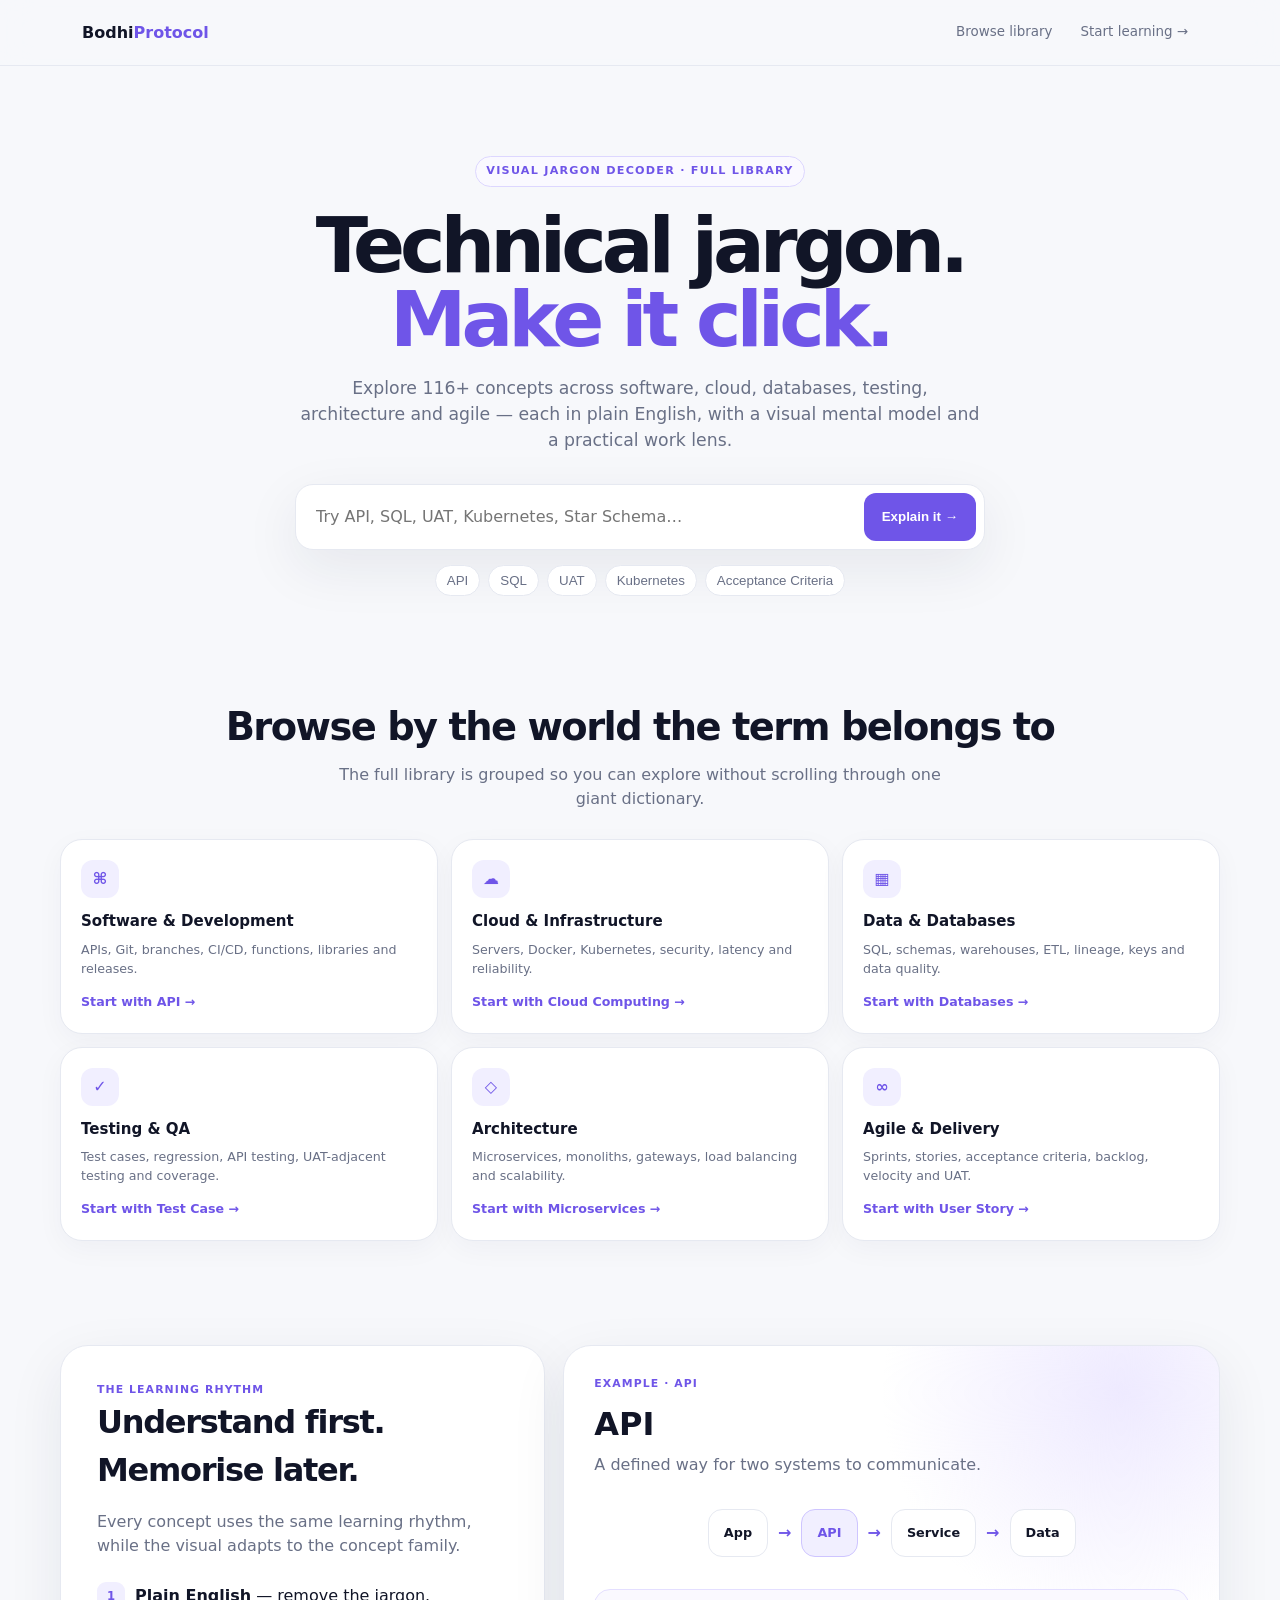
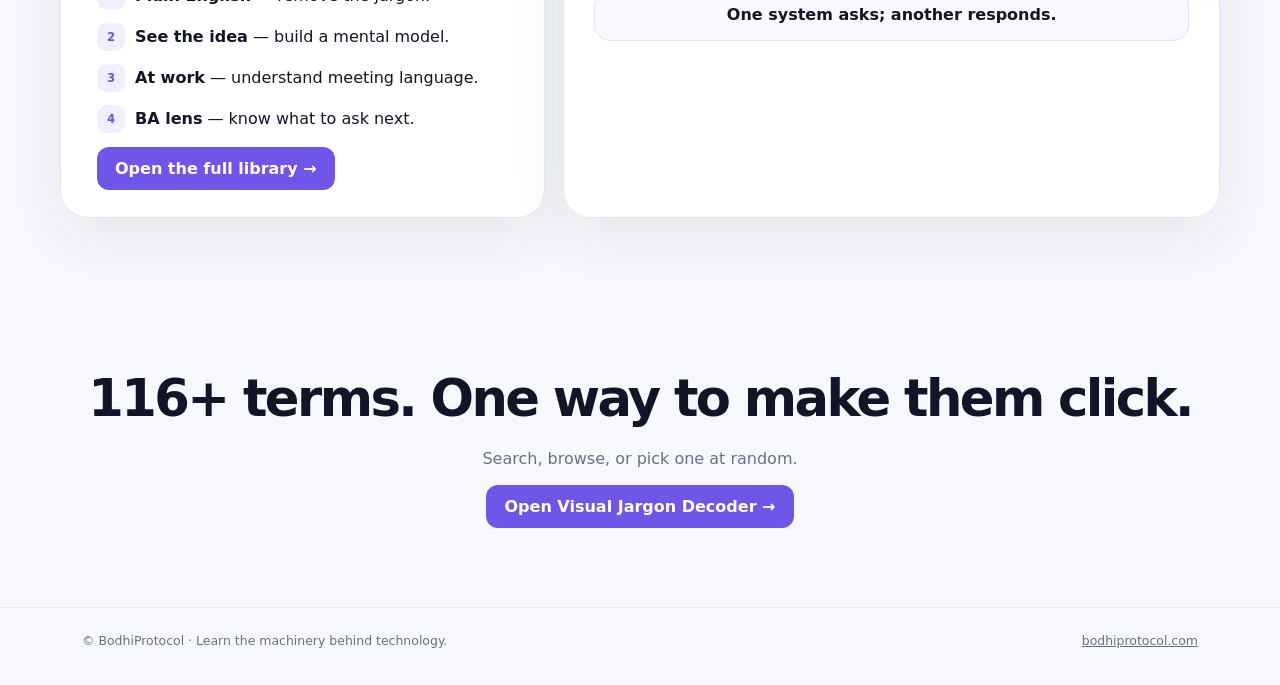
<file: index.html>
<!doctype html><html lang="en"><head><meta charset="utf-8"><meta name="viewport" content="width=device-width,initial-scale=1"><title>Tech Jargon Decoder · BodhiProtocol</title><meta name="description" content="116+ technical concepts explained visually, in plain English — one concept at a time."><style>:root{--bg:#f7f8fb;--ink:#111527;--muted:#697086;--line:#e6e9f1;--card:#fff;--accent:#6f55e8;--soft:#f1efff;--shadow:0 18px 55px rgba(29,36,65,.08)}*{box-sizing:border-box}html{scroll-behavior:smooth}body{margin:0;background:var(--bg);color:var(--ink);font-family:Inter,ui-sans-serif,system-ui,-apple-system,"Segoe UI",sans-serif;line-height:1.5}a{color:inherit}.shell{max-width:1160px;margin:auto;padding:0 22px}.nav{height:66px;position:sticky;top:0;z-index:20;border-bottom:1px solid var(--line);background:rgba(247,248,251,.9);backdrop-filter:blur(16px)}.nav .shell{height:100%;display:flex;align-items:center;justify-content:space-between}.logo{text-decoration:none;font-weight:850}.logo b{color:var(--accent)}.navlinks{display:flex;gap:8px}.navlinks a{text-decoration:none;color:var(--muted);font-size:.84rem;padding:8px 10px;border-radius:10px}.hero{padding:90px 0 68px;text-align:center}.kicker{display:inline-flex;padding:6px 10px;border:1px solid #ddd7ff;border-radius:999px;background:#faf9ff;color:var(--accent);font-size:.7rem;font-weight:850;letter-spacing:.11em;text-transform:uppercase}.hero h1{font-size:clamp(2.7rem,6vw,5.4rem);line-height:.97;letter-spacing:-.065em;margin:22px auto 18px;max-width:900px}.hero h1 span{color:var(--accent)}.hero p{max-width:680px;margin:auto;color:var(--muted);font-size:1.08rem}.search{max-width:690px;margin:30px auto 0;display:flex;gap:8px;background:#fff;border:1px solid var(--line);border-radius:18px;padding:8px;box-shadow:var(--shadow)}.search input{flex:1;min-width:0;border:0;outline:0;padding:12px;font:inherit}.search button,.primary{border:0;background:var(--accent);color:#fff;border-radius:12px;padding:12px 18px;font-weight:800;cursor:pointer;text-decoration:none}.chips{display:flex;justify-content:center;gap:8px;flex-wrap:wrap;margin-top:15px}.chips button{border:1px solid var(--line);background:#fff;color:var(--muted);border-radius:999px;padding:7px 11px;cursor:pointer}.section{padding:34px 0 70px}.sectionHead{text-align:center;margin-bottom:28px}.sectionHead h2{font-size:clamp(1.9rem,3vw,2.7rem);letter-spacing:-.04em;margin:0}.sectionHead p{margin:8px auto 0;color:var(--muted);max-width:620px}.path{display:grid;grid-template-columns:repeat(3,1fr);gap:13px}.group{background:#fff;border:1px solid var(--line);border-radius:22px;padding:20px;box-shadow:0 8px 28px rgba(29,36,65,.04)}.group .icon{width:38px;height:38px;border-radius:12px;display:grid;place-items:center;background:var(--soft);color:var(--accent);font-weight:900}.group h3{font-size:.94rem;margin:12px 0 8px}.group p{font-size:.79rem;color:var(--muted);margin:0 0 10px}.group a{display:inline-block;text-decoration:none;color:var(--accent);font-size:.79rem;font-weight:750}.experience{display:grid;grid-template-columns:.85fr 1.15fr;gap:18px}.copy,.preview{background:#fff;border:1px solid var(--line);border-radius:28px;box-shadow:var(--shadow)}.copy{padding:36px}.copy h2{font-size:2rem;letter-spacing:-.04em;margin:0 0 12px}.copy p{color:var(--muted)}.steps{display:grid;gap:13px;margin:24px 0}.step{display:flex;gap:10px;align-items:center}.n{width:28px;height:28px;border-radius:9px;background:var(--soft);color:var(--accent);display:grid;place-items:center;font-size:.73rem;font-weight:900}.preview{padding:30px;background:radial-gradient(circle at 85% 10%,#eeeaff,transparent 34%),#fff}.eyebrow{font-size:.68rem;color:var(--accent);font-weight:850;letter-spacing:.1em;text-transform:uppercase}.preview h3{font-size:2rem;margin:8px 0 5px}.preview p{color:var(--muted);margin:0}.flow{display:flex;align-items:center;justify-content:center;gap:10px;flex-wrap:wrap;margin:32px 0}.node{padding:13px 15px;background:#fff;border:1px solid var(--line);border-radius:14px;font-size:.8rem;font-weight:800}.node.core{background:var(--soft);color:var(--accent);border-color:#cec5ff}.arrow{color:var(--accent);font-weight:900}.memory{border:1px solid #e4dfff;background:#faf9ff;border-radius:16px;text-align:center;padding:13px;font-weight:850}.final{text-align:center;padding:72px 0 88px}.final h2{font-size:clamp(2.2rem,4vw,3.5rem);letter-spacing:-.05em;margin:0 0 10px}.final p{color:var(--muted);margin:0 0 24px}.footer{border-top:1px solid var(--line);padding:24px 0 34px;color:var(--muted);font-size:.78rem}.footer .shell{display:flex;justify-content:space-between;gap:12px;flex-wrap:wrap}@media(max-width:900px){.path{grid-template-columns:repeat(2,1fr)}.experience{grid-template-columns:1fr}}@media(max-width:600px){.hero{padding:58px 0 44px}.search{flex-direction:column}.path{grid-template-columns:1fr}.navlinks a:first-child{display:none}.copy,.preview{padding:22px}}</style></head><body><nav class="nav"><div class="shell"><a class="logo" href="https://bodhiprotocol.com/">Bodhi<b>Protocol</b></a><div class="navlinks"><a href="#browse">Browse library</a><a href="pilot.html?term=API">Start learning →</a></div></div></nav><main><section class="hero shell"><div class="kicker">Visual Jargon Decoder · Full Library</div><h1>Technical jargon.<br><span>Make it click.</span></h1><p>Explore 116+ concepts across software, cloud, databases, testing, architecture and agile — each in plain English, with a visual mental model and a practical work lens.</p><form class="search" id="searchForm"><input id="searchInput" placeholder="Try API, SQL, UAT, Kubernetes, Star Schema…" autocomplete="off"><button type="submit">Explain it →</button></form><div class="chips"><button data-term="API">API</button><button data-term="SQL">SQL</button><button data-term="UAT">UAT</button><button data-term="Kubernetes">Kubernetes</button><button data-term="Acceptance Criteria">Acceptance Criteria</button></div></section><section class="section shell" id="browse"><div class="sectionHead"><h2>Browse by the world the term belongs to</h2><p>The full library is grouped so you can explore without scrolling through one giant dictionary.</p></div><div class="path"><div class="group"><div class="icon">⌘</div><h3>Software & Development</h3><p>APIs, Git, branches, CI/CD, functions, libraries and releases.</p><a href="pilot.html?term=API">Start with API →</a></div><div class="group"><div class="icon">☁</div><h3>Cloud & Infrastructure</h3><p>Servers, Docker, Kubernetes, security, latency and reliability.</p><a href="pilot.html?term=Cloud%20Computing">Start with Cloud Computing →</a></div><div class="group"><div class="icon">▦</div><h3>Data & Databases</h3><p>SQL, schemas, warehouses, ETL, lineage, keys and data quality.</p><a href="pilot.html?term=Database%20(SQL%20vs.%20NoSQL)">Start with Databases →</a></div><div class="group"><div class="icon">✓</div><h3>Testing & QA</h3><p>Test cases, regression, API testing, UAT-adjacent testing and coverage.</p><a href="pilot.html?term=Test%20Case">Start with Test Case →</a></div><div class="group"><div class="icon">◇</div><h3>Architecture</h3><p>Microservices, monoliths, gateways, load balancing and scalability.</p><a href="pilot.html?term=Microservices">Start with Microservices →</a></div><div class="group"><div class="icon">∞</div><h3>Agile & Delivery</h3><p>Sprints, stories, acceptance criteria, backlog, velocity and UAT.</p><a href="pilot.html?term=User%20Story">Start with User Story →</a></div></div></section><section class="section shell"><div class="experience"><div class="copy"><div class="eyebrow">The learning rhythm</div><h2>Understand first. Memorise later.</h2><p>Every concept uses the same learning rhythm, while the visual adapts to the concept family.</p><div class="steps"><div class="step"><div class="n">1</div><div><b>Plain English</b> — remove the jargon.</div></div><div class="step"><div class="n">2</div><div><b>See the idea</b> — build a mental model.</div></div><div class="step"><div class="n">3</div><div><b>At work</b> — understand meeting language.</div></div><div class="step"><div class="n">4</div><div><b>BA lens</b> — know what to ask next.</div></div></div><a class="primary" href="pilot.html?term=API">Open the full library →</a></div><div class="preview"><div class="eyebrow">Example · API</div><h3>API</h3><p>A defined way for two systems to communicate.</p><div class="flow"><div class="node">App</div><div class="arrow">→</div><div class="node core">API</div><div class="arrow">→</div><div class="node">Service</div><div class="arrow">→</div><div class="node">Data</div></div><div class="memory">One system asks; another responds.</div></div></div></section><section class="final shell"><h2>116+ terms. One way to make them click.</h2><p>Search, browse, or pick one at random.</p><a class="primary" href="pilot.html?term=API">Open Visual Jargon Decoder →</a></section></main><footer class="footer"><div class="shell"><span>© BodhiProtocol · Learn the machinery behind technology.</span><a href="https://bodhiprotocol.com/">bodhiprotocol.com</a></div></footer><script>function go(v){location.href='pilot.html?term='+encodeURIComponent((v||'API').trim()||'API')}document.getElementById('searchForm').addEventListener('submit',e=>{e.preventDefault();go(document.getElementById('searchInput').value)});document.querySelectorAll('[data-term]').forEach(b=>b.addEventListener('click',()=>go(b.dataset.term)));</script></body></html>
</file>
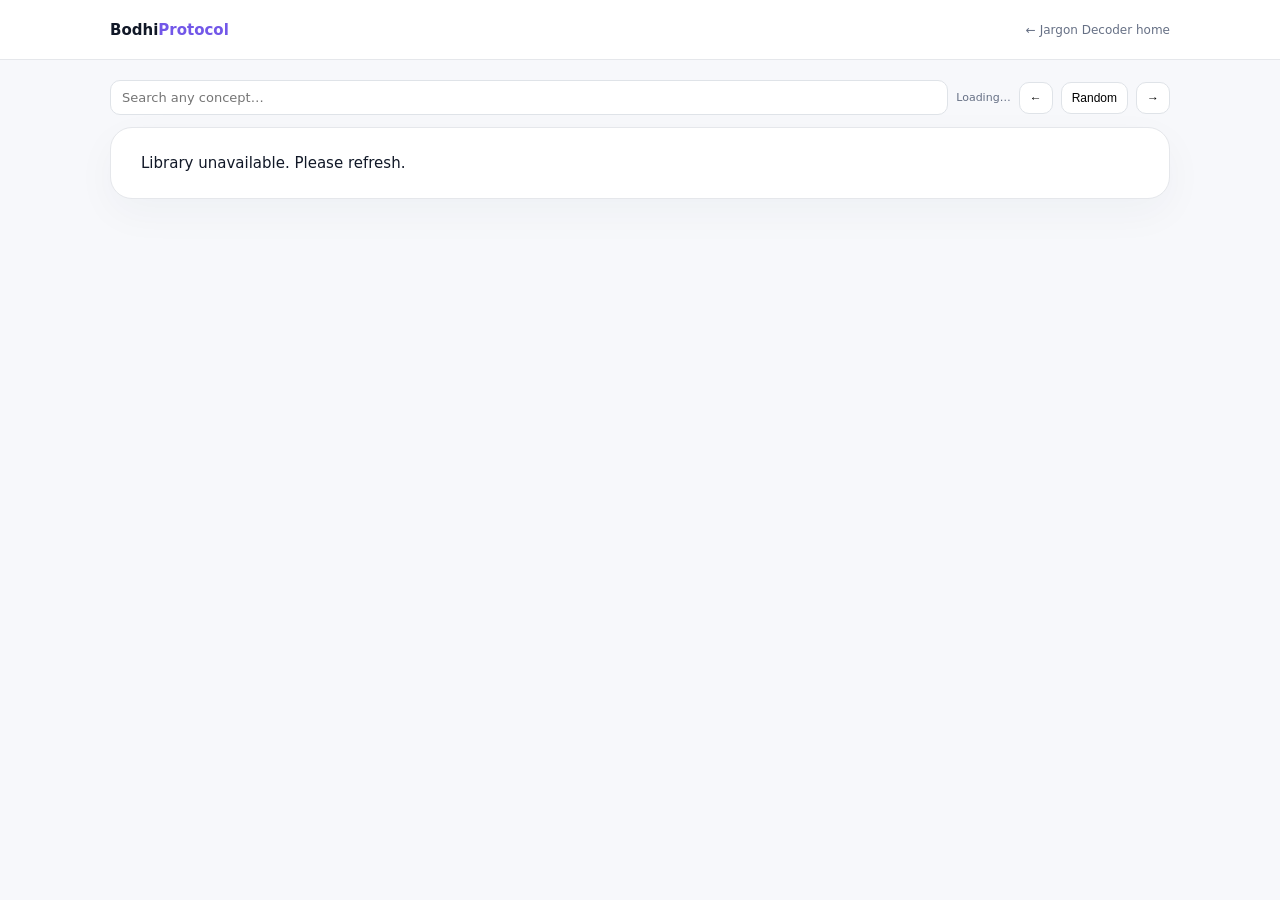
<file: clarity.html>
<!doctype html><html><head><meta charset="utf-8"><meta name="viewport" content="width=device-width,initial-scale=1"><title>BodhiProtocol · Clarity Decoder</title><style>*{box-sizing:border-box}body{margin:0;background:#f7f8fb;color:#111827;font:15px Inter,system-ui,-apple-system,Segoe UI,sans-serif}.top{height:60px;background:#fff;border-bottom:1px solid #e5e7eb}.topin,.wrap{max-width:1100px;margin:auto;padding:0 20px}.topin{height:100%;display:flex;align-items:center;justify-content:space-between}.brand{font-weight:900;text-decoration:none;color:inherit}.brand b{color:#7257e8}.back{font-size:12px;color:#667085;text-decoration:none}.wrap{margin-top:20px;margin-bottom:30px}.bar{display:flex;gap:8px;align-items:center;margin-bottom:12px}.search{flex:1;border:1px solid #dfe3e8;background:#fff;border-radius:10px;padding:9px 11px;font:inherit;font-size:13px;outline:0}.search:focus{border-color:#9dd4c1;box-shadow:0 0 0 3px #eef9f4}.ghost{border:1px solid #dfe3e8;background:#fff;border-radius:10px;padding:8px 10px;font-size:12px;cursor:pointer}.count{font-size:11px;color:#667085;white-space:nowrap}.card{background:#fff;border:1px solid #e5e7eb;border-radius:22px;padding:26px 30px;box-shadow:0 14px 40px #2028400a}.kicker,.label{font-size:11px;text-transform:uppercase;letter-spacing:.1em;color:#687386;font-weight:850}.titleline{display:flex;align-items:baseline;gap:12px;flex-wrap:wrap;margin-top:6px}h1{font-size:34px;letter-spacing:-.035em;margin:0}.full{color:#148763;font-weight:800;font-size:13px}.plain{font-size:19px;line-height:1.48;max-width:900px;margin:20px 0}.visual{margin:20px 0 0;padding:22px 26px 24px;border-radius:18px;background:#fbfcfd;border:1px solid #e8ebef}.visual .label{margin-bottom:14px}.flow{display:grid;grid-template-columns:1fr 58px 1.2fr 58px 1fr;gap:10px;align-items:center}.col{display:grid;gap:8px}.box{background:#fff;border:1px solid #dde2e7;border-radius:12px;padding:11px;text-align:center;font-weight:750}.core{background:#eef9f4;border-color:#bfe4d6;color:#11835f;padding:24px 12px;font-size:19px}.core small{display:block;margin-top:5px;font-size:12px;line-height:1.35;color:#4b665d}.arrow{text-align:center;font-size:25px;color:#11835f}.pipeline{display:flex;align-items:center;justify-content:center;gap:9px;flex-wrap:wrap}.step{min-width:96px;border:1px solid #dde2e7;border-radius:12px;background:#fff;padding:15px 10px;text-align:center;font-weight:800}.step.core{background:#eef9f4}.compare{display:grid;grid-template-columns:1fr 46px 1fr;gap:12px;align-items:stretch}.compare .box{padding:20px 14px}.stack{display:grid;gap:8px;min-width:min(520px,100%);margin:auto}.layer{border:1px solid #dde2e7;background:#fff;border-radius:11px;padding:12px;text-align:center;font-weight:750}.layer.core{background:#eef9f4}.lower{display:grid;grid-template-columns:1fr 1fr;gap:22px;margin-top:18px}.example,.contrast{border-top:1px solid #e5e7eb;padding-top:15px;line-height:1.5;font-size:13px}.contrast strong{color:#b54747}.label{margin-bottom:7px}.links{margin-top:16px;border-top:1px solid #e5e7eb;padding-top:14px}.chip{display:inline-block;border:1px solid #cde8dd;background:#f6fcf9;color:#11835f;border-radius:999px;padding:6px 11px;margin:4px 5px 0 0;font-size:11px;cursor:pointer}.empty{color:#98a2b3;font-size:12px}@media(max-width:700px){.topin,.wrap{padding:0 14px}.card{padding:22px 20px}.flow{grid-template-columns:1fr}.arrow{transform:rotate(90deg)}.compare{grid-template-columns:1fr}.compare .arrow{transform:rotate(90deg)}.lower{grid-template-columns:1fr}.bar{flex-wrap:wrap}.search{width:100%;flex-basis:100%}h1{font-size:30px}.plain{font-size:17px}}</style></head><body><header class="top"><div class="topin"><a class="brand" href="https://bodhiprotocol.com/">Bodhi<b>Protocol</b></a><a class="back" href="./">← Jargon Decoder home</a></div></header><main class="wrap"><div class="bar"><input id="search" class="search" list="allterms" placeholder="Search any concept…"><datalist id="allterms"></datalist><span class="count" id="count">Loading…</span><button class="ghost" onclick="prev()">←</button><button class="ghost" onclick="randomTerm()">Random</button><button class="ghost" onclick="next()">→</button></div><article class="card" id="card">Loading library…</article></main><script>const ARCHIVE='https://raw.githubusercontent.com/BodhiProtocol/technical-jargon-decoder/8853a32fe2c8bba4ad92dbfd1889e592ec8b885f/index.html';const EXTRA=[['Kafka','Event Streaming Platform',2,'Kafka lets one system publish an event once, while many other systems can receive and react to it independently.','Like a durable shared news feed.','An order is placed once. Payment, analytics and notifications can each react to that same event without the order system calling all three directly.',['Message Queue','Producer','Consumer','Topic','Event']],['OAuth','Open Authorization',0,'OAuth lets an app get limited access to another service without receiving your password.','Like giving a valet key instead of your master key.','A budgeting app can read approved bank data without learning your bank password.',['Authentication vs. Authorization','API']],['Webhook','Webhook',0,'A webhook lets one system automatically tell another system when something has happened.','Like getting a delivery notification instead of repeatedly checking the door.','A payment provider sends your system a webhook when a payment succeeds.',['API','REST','JSON']],['REST','Representational State Transfer',0,'REST is a common way to design web APIs around resources and standard HTTP actions.','Think predictable URLs plus standard actions.','GET /orders reads orders; POST /orders creates one.',['API','JSON']],['JSON','JavaScript Object Notation',2,'JSON is a simple text format for sending structured data as names and values.','Like a labelled form software can read.','An API may return customer name, id and status as JSON.',['API','REST','SQL']],['Message Queue','Message Queue',4,'A message queue lets one system leave work for another system to process later.','Like a ticket tray where work waits safely.','Checkout places an email task on a queue instead of waiting for the email to send.',['Kafka','Microservices']],['DNS','Domain Name System',1,'DNS turns a domain name into the network address computers need to find the right server.','Like contacts turning a name into a phone number.','DNS tells your browser which server hosts bodhiprotocol.com.',['CDN','Load Balancer']],['Docker','Docker / Container',1,'Docker packages an application with what it needs so it runs consistently across environments.','Like a standard shipping container for software.','The same container image can run in dev, test and production.',['Kubernetes','CI/CD']],['Git','Git / Version Control',5,'Git records changes to files so teams can compare, branch, merge and restore versions safely.','Like a detailed project history you can branch.','A developer creates a branch, commits changes and merges them after review.',['CI/CD','Branch']],['SQL','Structured Query Language',2,'SQL is a language for asking relational databases precise questions and changing stored data.','Like asking a very specific question of tables.','A BA can use SQL to compare source and target records.',['Database Index','Database']],['Database Index','Database Index',2,'A database index helps the database find matching rows quickly without scanning everything.','Like a book index taking you to the right page.','An index on customer_id speeds up repeated customer lookups.',['SQL','Cache']],['Cache','Cache',1,'A cache keeps frequently needed data somewhere faster so it does not have to be fetched or calculated again each time.','Like keeping commonly used documents on your desk.','A service caches product details instead of querying the database for every request.',['CDN','Database Index']]];const ALIAS={'container (docker)':'Docker','git / version control':'Git','index (database)':'Database Index'};const DIST={api:['Kafka','An API is usually a direct ask-and-answer interaction. Kafka is event publication that many consumers can react to independently.'],kafka:['API','Kafka publishes events for interested consumers. An API usually handles a direct request between systems.'],docker:['Kubernetes','Docker packages and runs containers. Kubernetes coordinates many containers across machines.'],kubernetes:['Docker','Docker creates/runs containers. Kubernetes schedules, scales and manages groups of containers.'],oauth:['Authentication vs. Authorization','OAuth is about delegated access. Authentication proves identity; authorization decides what an identity may do.'],authenticationvsauthorization:['OAuth','Authentication answers “who are you?” and authorization answers “what may you do?” OAuth is one way to delegate access.'],messagequeue:['Kafka','A queue usually hands work to a consumer for processing. Kafka keeps an event log that multiple consumers can read independently.'],sql:['Database','SQL is a language used to work with relational databases. The database is the system that stores and manages the data.'],databaseindex:['Cache','An index helps a database find stored rows faster. A cache keeps a separate fast copy of frequently needed results or data.'],cache:['Database Index','A cache stores reusable results/data closer or faster. A database index speeds lookup inside the database itself.'],cdn:['Cache','A CDN is a distributed network that serves content close to users. Caching is the broader technique of keeping reusable copies.'],loadbalancer:['CDN','A load balancer spreads requests across servers. A CDN serves cached content from geographically distributed locations.'],microservices:['Monolith','Microservices split an application into independently deployable services. A monolith packages most functionality together.'],monolith:['Microservices','A monolith keeps most application functionality together. Microservices split it into independently deployable services.'],unittesting:['Integration Testing','Unit tests check a small isolated piece. Integration tests check whether multiple pieces work together.'],integrationtesting:['Unit Testing','Integration tests check components together. Unit tests check one small piece in isolation.'],uat:['Regression Testing','UAT checks whether the product meets business needs. Regression testing checks whether changes broke existing behaviour.'],regressiontesting:['UAT','Regression testing protects existing behaviour after change. UAT checks whether the solution satisfies business needs.'],primarykey:['Foreign Key','A primary key uniquely identifies a row in its own table. A foreign key points to a row in another table.'],foreignkey:['Primary Key','A foreign key links to another table. A primary key uniquely identifies rows in its own table.'],frameworkvslibrary:['Library','A library is code your application calls. A framework usually controls the application flow and calls your code at defined points.'],cicd:['Deployment','CI/CD is the automated path from code changes through build/test and often deployment. Deployment is the act of releasing a build to an environment.'],git:['GitHub','Git is the version-control system. GitHub is a service that hosts Git repositories and collaboration workflows.']};let data=[],current=0;const norm=s=>String(s||'').toLowerCase().replace(/[^a-z0-9]+/g,'');const esc=s=>String(s??'').replaceAll('&','&amp;').replaceAll('<','&lt;').replaceAll('>','&gt;');function parse(t){let m=t.match(/const ITEMS = \[([\s\S]*?)\n\];/);if(!m)throw Error('Library data not found');return Function('return ['+m[1]+']')()}function canon(base){let out=[],seen=new Set;[...base.map(x=>ALIAS[String(x.t).toLowerCase()]?{...x,t:ALIAS[String(x.t).toLowerCase()]}:x),...EXTRA.map(x=>({t:x[0],full:x[1],c:x[2],p:x[3],a:x[4],w:x[5],rel:x[6]}))].forEach(x=>{let k=norm(x.t);if(!seen.has(k)){seen.add(k);out.push(x)}});return out}function three(a,b,c,sub=''){return `<div class="flow"><div class="box">${esc(a)}</div><div class="arrow">→</div><div class="box core">${esc(b)}${sub?`<small>${esc(sub)}</small>`:''}</div><div class="arrow">→</div><div class="box">${esc(c)}</div></div>`}function visual(x){let n=norm(x.t);if(n==='api')return `<div class="flow"><div class="box">📱 Your App</div><div class="arrow">→</div><div class="box core">API<small>request goes out<br>response comes back</small></div><div class="arrow">↔</div><div class="box">🖥 Service / Data</div></div>`;if(n==='kafka')return `<div class="flow"><div class="col"><div class="box">🛒 OrderPlaced</div><div class="box">📱 App event</div><div class="box">⚙ Service event</div></div><div class="arrow">→</div><div class="box core">KAFKA<small>events stored in ordered logs</small></div><div class="arrow">→</div><div class="col"><div class="box">💳 Payment</div><div class="box">📊 Analytics</div><div class="box">🔔 Notification</div></div></div>`;if(n==='cicd')return `<div class="pipeline"><div class="step">⌨ Code</div>→<div class="step">⚙ Build</div>→<div class="step">✓ Test</div>→<div class="step core">🚀 Deploy</div>→<div class="step">▣ Production</div></div>`;if(n==='authenticationvsauthorization')return `<div class="compare"><div class="box"><b>Authentication</b><br><small>Who are you?</small></div><div class="arrow">→</div><div class="box"><b>Authorization</b><br><small>What may you do?</small></div></div>`;if(n==='docker')return three('Your app','Docker container','Runs consistently','app + dependencies');if(n==='kubernetes')return three('Many containers','Kubernetes','Healthy running services','schedule · scale · recover');if(n==='dns')return three('bodhiprotocol.com','DNS','Server IP','name → address');if(n==='loadbalancer')return `<div class="flow"><div class="box">Users</div><div class="arrow">→</div><div class="box core">Load Balancer<small>chooses a healthy server</small></div><div class="arrow">→</div><div class="col"><div class="box">Server A</div><div class="box">Server B</div><div class="box">Server C</div></div></div>`;if(n==='sql')return three('Question','SQL','Matching rows','query tables');if(n==='databaseindex')return three('Lookup customer 42','Index','Matching row','skip full scan');if(n==='cache')return three('Request','Cache','Fast response','reuse recent data');if(n==='etl')return three('Source data','Transform','Target data','extract · clean · load');if(n==='datalineage')return three('Source','Transformations','Target','where data came from');if(n==='microservices')return `<div class="flow"><div class="box">Client</div><div class="arrow">→</div><div class="box core">API / Gateway</div><div class="arrow">→</div><div class="col"><div class="box">Orders</div><div class="box">Payments</div><div class="box">Notifications</div></div></div>`;if(n==='monolith')return `<div class="stack"><div class="layer">UI</div><div class="layer core">One application</div><div class="layer">Business logic + data access</div></div>`;if(n==='threetierarchitecture')return `<div class="stack"><div class="layer">Presentation</div><div class="layer core">Business Logic</div><div class="layer">Data</div></div>`;if(n==='primarykey'||n==='foreignkey')return `<div class="compare"><div class="box"><b>Customer</b><br>Customer_ID 🔑</div><div class="arrow">→</div><div class="box"><b>Order</b><br>Customer_ID ↗</div></div>`;if(n==='boundaryvalueanalysis')return three('17 · 18 · 19','Boundary','59 · 60 · 61','test below · at · above');if(n==='git')return `<div class="pipeline"><div class="step">Working files</div>→<div class="step core">Commit</div>→<div class="step">History</div>→<div class="step">Branch / Merge</div></div>`;if(n==='sprint')return three('Prioritised backlog','Sprint','Working increment','time-boxed delivery');if(n==='userstory')return three('User','Need','Value','who · what · why');if(n==='acceptancecriteria')return three('User story','Acceptance criteria','Clear “done”','rules to satisfy');if(n==='uat')return three('Business need','UAT','Accept / Reject','business validates');if(n==='regressiontesting')return three('Existing feature','Change','Re-test','did we break anything?');const c=x.c;return c===2?three('Question / input',x.t,'Data / answer'):c===3?three('Scenario',x.t,'Expected result'):c===1?three('Request',x.t,'Service / response'):c===4?three('Input',x.t,'Components'):c===5?three('Work to do',x.t,'Delivered outcome'):three('Need',x.t,'Outcome')}function example(x){return x.w||x.a||`You would use ${x.t} when this concept is needed in a real system or delivery flow.`}function contrast(x){let d=DIST[norm(x.t)];if(d)return `<strong>Don’t confuse it with ${esc(d[0])}.</strong> ${esc(d[1])}`;let r=(x.rel||[])[0];if(r)return `<strong>${esc(x.t)} and ${esc(r)} are related, but not interchangeable.</strong> Use ${esc(x.t)} for the specific job described above; open ${esc(r)} next to see how its role differs.`;return `<span class="empty">No common mix-up identified for this term yet.</span>`}function render(){let x=data[current];card.innerHTML=`<div class="kicker">What is it?</div><div class="titleline"><h1>${esc(x.t)}</h1><div class="full">${esc(x.full||'')}</div></div><div class="plain">${esc(x.p||x.m||'')}</div><div class="visual"><div class="label">Show me</div>${visual(x)}</div><div class="lower"><div class="example"><div class="label">Give me an example</div>${esc(example(x))}</div><div class="contrast"><div class="label">Don’t confuse it with…</div>${contrast(x)}</div></div><div class="links"><div class="label">Related concepts</div>${(x.rel||[]).map(r=>`<button class="chip" onclick="go('${encodeURIComponent(r)}')">${esc(r)}</button>`).join('')||'<span class="empty">No related concepts listed yet.</span>'}</div>`;count.textContent=`${current+1} of ${data.length}`;search.value=x.t;history.replaceState(null,'','?term='+encodeURIComponent(x.t))}function go(v){let q=decodeURIComponent(v),i=data.findIndex(x=>norm(x.t)===norm(q));if(i>=0){current=i;render()}}function next(){current=(current+1)%data.length;render()}function prev(){current=(current-1+data.length)%data.length;render()}function randomTerm(){current=Math.floor(Math.random()*data.length);render()}search.addEventListener('change',()=>go(search.value));search.addEventListener('keydown',e=>{if(e.key==='Enter')go(search.value)});fetch(ARCHIVE).then(r=>{if(!r.ok)throw Error('Archive unavailable');return r.text()}).then(t=>{data=canon(parse(t));allterms.innerHTML=data.map(x=>`<option value="${esc(x.t)}"></option>`).join('');let q=new URLSearchParams(location.search).get('term');if(q){let i=data.findIndex(x=>norm(x.t)===norm(q));if(i>=0)current=i}render()}).catch(()=>card.innerHTML='Library unavailable. Please refresh.');</script></body></html>
</file>
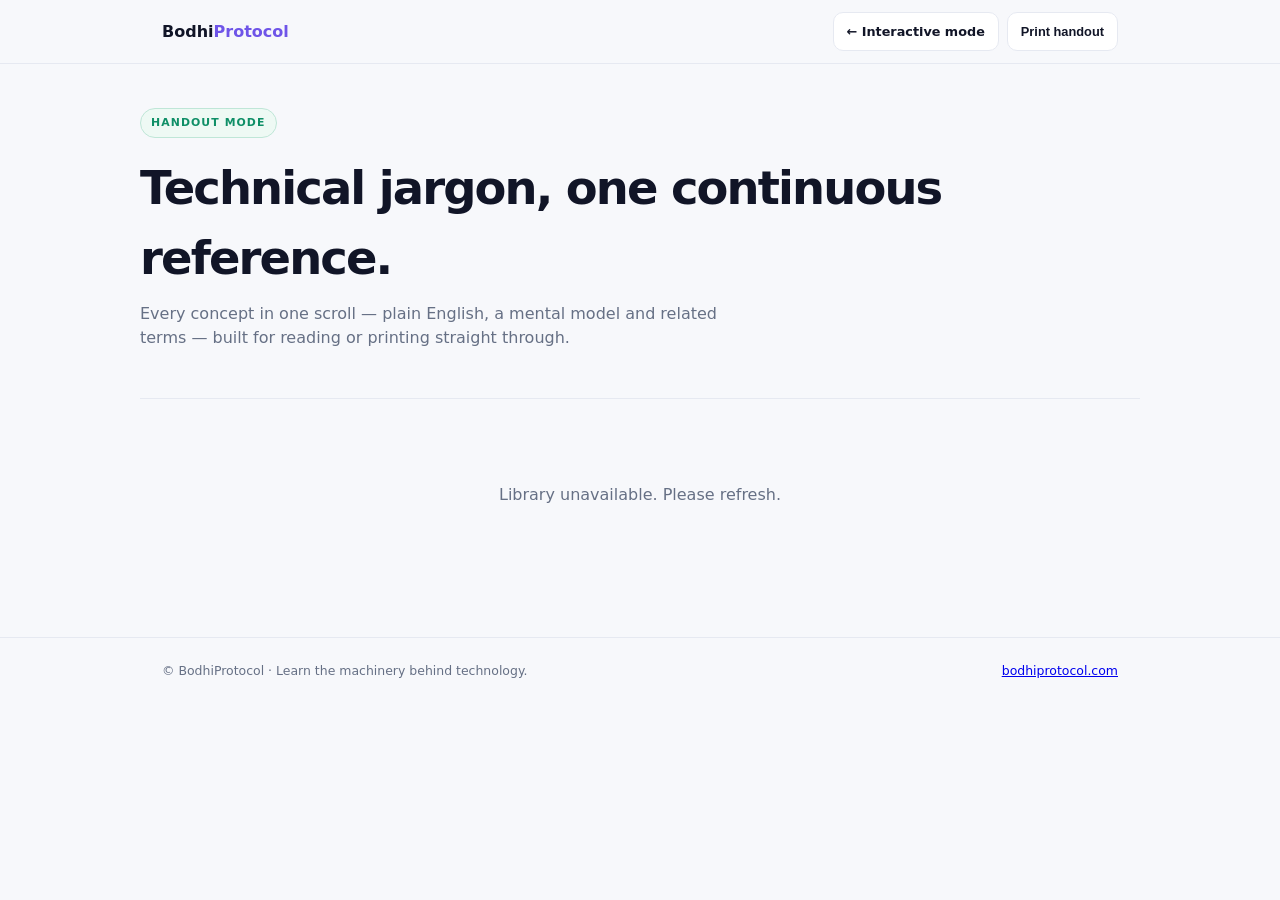
<file: handout.html>
<!doctype html>
<html lang="en">
<head>
<meta charset="utf-8">
<meta name="viewport" content="width=device-width,initial-scale=1">
<title>Tech Jargon Handout · BodhiProtocol</title>
<meta name="description" content="116+ technical concepts, one continuous visual handout — plain English, a mental model and related terms for each.">
<style>
:root{
  --bg:#f7f8fb;--ink:#111527;--muted:#667085;--line:#e6e9f1;--card:#fff;
  --accent:#0f8f67;--soft:#eef9f4;--soft-line:#bfe6d7;
  --blue:#2879d0;--blue-soft:#eaf3fc;--blue-line:#bcdcf5;
  --amber:#c2760c;--shadow:0 20px 55px rgba(17,21,39,.07);
}
*{box-sizing:border-box}
html{scroll-behavior:smooth}
body{margin:0;background:var(--bg);color:var(--ink);font-family:Inter,ui-sans-serif,system-ui,-apple-system,"Segoe UI",sans-serif;line-height:1.5}
.shell{max-width:880px;margin:auto;padding:0 22px}
.topbar{position:sticky;top:0;z-index:30;height:64px;background:rgba(247,248,251,.92);backdrop-filter:blur(14px);border-bottom:1px solid var(--line)}
.topbar .shell{height:100%;display:flex;align-items:center;justify-content:space-between;max-width:1000px}
.logo{text-decoration:none;color:var(--ink);font-weight:850}
.logo b{color:#6f55e8}
.topbar-actions{display:flex;gap:8px}
.ghost{border:1px solid var(--line);background:#fff;color:var(--ink);border-radius:10px;padding:9px 13px;font-size:.8rem;font-weight:700;cursor:pointer;text-decoration:none;display:inline-block}
.ghost:hover{border-color:#c8cede}
.intro{padding:44px 0 8px;max-width:1000px}
.kicker{display:inline-flex;padding:6px 10px;border:1px solid var(--soft-line);border-radius:999px;background:var(--soft);color:var(--accent);font-size:.68rem;font-weight:850;letter-spacing:.1em;text-transform:uppercase}
.intro h1{font-size:clamp(2rem,4.2vw,2.9rem);letter-spacing:-.04em;margin:16px 0 8px}
.intro p{color:var(--muted);max-width:620px;margin:0 0 22px}
.catnav{display:flex;gap:8px;flex-wrap:wrap;padding-bottom:26px;border-bottom:1px solid var(--line)}
.catnav a{text-decoration:none;font-size:.76rem;font-weight:750;color:var(--muted);background:#fff;border:1px solid var(--line);border-radius:999px;padding:7px 12px}
.catnav a:hover{color:var(--accent);border-color:var(--soft-line)}
.feed{max-width:1000px;padding:36px 0 90px;display:flex;flex-direction:column;align-items:stretch}
.catbreak{padding:34px 4px 18px;scroll-margin-top:80px}
.catbreak .eyebrow{font-size:.68rem;font-weight:850;letter-spacing:.09em;text-transform:uppercase;color:var(--muted)}
.catbreak h2{margin:6px 0 0;font-size:1.5rem;letter-spacing:-.03em}
.connector{display:flex;justify-content:flex-start;padding-left:38px;height:38px;color:#c7cddb}
.connector svg{animation:drift 2.4s ease-in-out infinite}
@keyframes drift{0%,100%{transform:translateY(0)}50%{transform:translateY(4px)}}
@media(prefers-reduced-motion:reduce){.connector svg{animation:none}}
.card{background:var(--card);border:1px solid var(--line);border-radius:26px;box-shadow:var(--shadow);padding:32px 36px 26px;scroll-margin-top:80px}
.card-head{display:flex;align-items:baseline;gap:12px;flex-wrap:wrap;padding-bottom:16px;border-bottom:1px solid var(--line)}
.num{width:32px;height:32px;flex:none;border-radius:50%;background:var(--accent);color:#fff;display:grid;place-items:center;font-weight:900;font-size:.86rem}
.card-head h3{margin:0;font-size:1.55rem;letter-spacing:-.03em}
.expansion{color:var(--accent);font-weight:800;font-size:.82rem}
.block{padding:18px 0}
.block-label{font-size:.72rem;font-weight:850;text-transform:uppercase;letter-spacing:.06em;margin-bottom:9px;color:var(--ink)}
.plain-box{background:var(--bg);border:1px solid var(--line);border-radius:14px;padding:14px 16px;font-size:.92rem;line-height:1.55}
.viz-wrap{padding:22px 0 8px;display:flex;align-items:center;justify-content:center;min-height:190px}
.related{border-top:1px solid var(--line);padding:16px 0 4px;display:flex;align-items:center;gap:10px;flex-wrap:wrap}
.related b{font-size:.72rem;text-transform:uppercase;letter-spacing:.06em}
.tag{border:1px solid var(--soft-line);background:var(--soft);color:var(--accent);padding:6px 12px;border-radius:999px;font-size:.72rem;font-weight:700}

/* icon badges shared by all diagrams */
.node{display:flex;flex-direction:column;align-items:center;gap:8px;text-align:center;min-width:110px}
.node strong{font-size:.82rem;font-weight:800}
.node small{font-size:.68rem;color:var(--muted)}
.badge{width:52px;height:52px;border-radius:16px;display:grid;place-items:center;background:var(--bg);border:1px solid var(--line);color:var(--ink)}
.badge.green{background:var(--soft);border-color:var(--soft-line);color:var(--accent)}
.badge.blue{background:var(--blue-soft);border-color:var(--blue-line);color:var(--blue)}
.badge svg{width:24px;height:24px}

/* API diagram */
.api-viz{display:flex;align-items:center;gap:6px;flex-wrap:wrap;justify-content:center}
.api-swap{display:flex;flex-direction:column;align-items:center;gap:4px;font-size:.66rem;font-weight:800;color:var(--muted);min-width:110px}
.api-swap .req{color:var(--amber)}
.api-swap .res{color:var(--blue)}
.api-swap .arrow-line{width:70px;height:1px;background:var(--line);position:relative;margin:2px 0}
.api-center{display:flex;flex-direction:column;align-items:center;gap:6px}
.api-center .badge{width:92px;height:92px;border-radius:50%}
.api-center strong{font-size:.9rem;font-weight:900;color:var(--blue)}
.api-center small{font-size:.62rem;color:var(--muted)}
.plain-arrow{color:var(--line);font-size:1.4rem;font-weight:900;padding:0 2px}

/* Kafka diagram */
.kafka-viz{display:flex;align-items:center;gap:14px;flex-wrap:wrap;justify-content:center}
.kcol{display:flex;flex-direction:column;gap:8px}
.kcol .klabel{font-size:.66rem;font-weight:850;color:var(--muted);text-align:center;margin-bottom:2px}
.kcard{display:flex;align-items:center;gap:8px;border:1px solid var(--line);border-radius:12px;padding:8px 12px;font-size:.74rem;font-weight:750;background:#fff}
.kcard svg{width:16px;height:16px;flex:none;color:var(--muted)}
.ktopic{background:var(--soft);border:1px solid var(--soft-line);border-radius:20px;padding:18px 20px;text-align:center;color:var(--accent);font-weight:900;font-size:.82rem}
.kevents{display:flex;gap:5px;justify-content:center;margin-top:10px}
.kevents svg{width:18px;height:18px;color:var(--accent)}

/* pipeline */
.pipeline{display:flex;align-items:center;gap:10px;flex-wrap:wrap;justify-content:center}
.pstep{width:96px;display:flex;flex-direction:column;align-items:center;gap:8px;text-align:center}
.pstep strong{font-size:.72rem;font-weight:800}

/* auth */
.auth-viz{display:grid;grid-template-columns:1fr 40px 1fr;gap:10px;align-items:center;width:100%;max-width:560px}
.auth-box{border:1px solid var(--soft-line);background:var(--soft);border-radius:16px;padding:16px}
.auth-head{display:flex;align-items:center;gap:8px;font-size:.78rem;font-weight:900;color:var(--accent);margin-bottom:10px}
.auth-step{font-size:.7rem;padding:8px 10px;border:1px solid var(--line);border-radius:8px;background:#fff;margin:6px 0}

/* generic flow */
.flow-viz{display:flex;align-items:center;justify-content:center;gap:10px;flex-wrap:wrap}
.flow-node{padding:14px 16px;background:#fff;border:1px solid var(--line);border-radius:13px;text-align:center;font-size:.8rem;font-weight:800;min-width:100px}
.flow-node.core{background:var(--soft);border-color:var(--soft-line);color:var(--accent)}

/* boundary */
.numline{width:min(560px,100%);height:7px;background:linear-gradient(90deg,#f3cccc 0 20%,#ccebdc 20% 80%,#f3cccc 80%);border-radius:99px;position:relative;margin:48px 20px 30px}
.mark{position:absolute;top:-27px;transform:translateX(-50%);font-size:.68rem;font-weight:850}
.mark:after{content:'';display:block;width:2px;height:34px;background:#333;margin:5px auto}
.m17{left:7%}.m18{left:20%}.m19{left:32%}.m59{left:68%}.m60{left:80%}.m61{left:93%}

footer{border-top:1px solid var(--line);padding:24px 0 40px;color:var(--muted);font-size:.78rem}
footer .shell{display:flex;justify-content:space-between;gap:12px;flex-wrap:wrap;max-width:1000px}

@media(max-width:700px){
  .card{padding:24px 20px 20px}
  .api-viz,.kafka-viz{gap:16px 10px}
  .auth-viz{grid-template-columns:1fr}
}
@media print{
  .topbar,.catnav,.connector{display:none}
  body{background:#fff}
  .card{box-shadow:none;border:1px solid #ddd;break-inside:avoid;margin-bottom:18px}
}
</style>
</head>
<body>
<header class="topbar">
  <div class="shell">
    <a class="logo" href="index.html">Bodhi<b>Protocol</b></a>
    <div class="topbar-actions">
      <a class="ghost" href="pilot.html">← Interactive mode</a>
      <button class="ghost" onclick="window.print()">Print handout</button>
    </div>
  </div>
</header>
<div class="intro shell">
  <span class="kicker">Handout Mode</span>
  <h1>Technical jargon, one continuous reference.</h1>
  <p>Every concept in one scroll — plain English, a mental model and related terms — built for reading or printing straight through.</p>
  <nav class="catnav" id="catnav"></nav>
</div>
<main class="feed shell" id="feed"><div class="shell" style="padding:40px 0;color:var(--muted)">Loading…</div></main>
<footer><div class="shell"><span>© BodhiProtocol · Learn the machinery behind technology.</span><a href="https://bodhiprotocol.com/">bodhiprotocol.com</a></div></footer>
<script>
const ARCHIVE='https://raw.githubusercontent.com/BodhiProtocol/technical-jargon-decoder/8853a32fe2c8bba4ad92dbfd1889e592ec8b885f/index.html';
const CATS=['Software & Development','Cloud & Infrastructure','Data & Databases','Testing & QA','Architecture','Agile & Delivery'];
const EXTRA=[['Kafka','Apache Kafka',2,'A distributed event-streaming platform that lets systems publish, store and consume events at scale.','Like a durable shared news feed.','OrderCreated can feed payments, analytics and notifications.',['Message Queue','Microservices','API']],['OAuth','Open Authorization',0,'A standard for giving an app limited access without sharing your password.','Like giving a valet key instead of your master key.','An app can read approved Google data without seeing your password.',['Authentication vs. Authorization','API']],['Webhook','Webhook',0,'An automatic HTTP message sent when a specific event happens.','The courier texts you when the parcel arrives.','A payment provider calls your webhook after payment succeeds.',['API','REST','JSON']],['REST','Representational State Transfer',0,'A common style for designing web APIs around resources and HTTP actions.','A predictable counter: resource + action.','GET /orders reads; POST /orders creates.',['API','JSON']],['JSON','JavaScript Object Notation',2,'A lightweight text format for structured data.','A labelled form humans and software can read.','APIs commonly return fields and values as JSON.',['API','REST','SQL']],['Message Queue','Message Queue',4,'A buffer that lets systems send work for later independent processing.','A ticket tray where work waits safely.','Checkout queues an email instead of waiting for email delivery.',['Kafka','Microservices']],['DNS','Domain Name System',1,'The system that translates domain names into IP addresses.','Your contacts turning a name into a phone number.','DNS tells the browser which server hosts a domain.',['CDN','Load Balancer']],['Docker','Docker / Container',1,'A way to package an app with its dependencies so it runs consistently.','A standardized shipping container for software.','The same image runs in dev, test and production.',['Kubernetes','CI/CD']],['Git','Git / Version Control',5,'A version-control system that records file changes and supports collaboration.','A detailed history you can branch, compare and restore.','Teams commit, branch and merge reviewed code.',['CI/CD','Docker']],['SQL','Structured Query Language',2,'A language for reading, joining and changing relational data.','Asking a precise question of tables.','A BA can compare source and target records with SQL.',['Database Index','Data Lineage']],['Database Index','Database Index',2,'A structure that helps a database find rows without scanning the whole table.','A book index taking you to the right page.','An index on customer_id speeds repeated lookups.',['SQL','Cache']],['Cache','Cache',1,'A fast temporary store for frequently needed data.','Keeping common documents on your desk.','A service caches product data to avoid repeated database calls.',['CDN','Database Index']]];
const ALIAS={'container (docker)':'Docker','git / version control':'Git','index (database)':'Database Index'};
function esc(s){return String(s??'').replaceAll('&','&amp;').replaceAll('<','&lt;').replaceAll('>','&gt;')}
function norm(s){return String(s||'').toLowerCase().replace(/[^a-z0-9]+/g,'')}
function parse(t){let m=t.match(/const ITEMS = \[([\s\S]*?)\n\];/);if(!m)throw Error('Library data not found');return Function('return ['+m[1]+']')()}
function canon(base){let out=[],seen=new Set;[...base.map(x=>ALIAS[x.t.toLowerCase()]?{...x,t:ALIAS[x.t.toLowerCase()]}:x),...EXTRA.map(x=>({t:x[0],full:x[1],c:x[2],p:x[3],a:x[4],w:x[5],rel:x[6]}))].forEach(x=>{let k=norm(x.t);if(!seen.has(k)){seen.add(k);out.push(x)}});return out}
const FLOW={OAuth:['You','Consent','Token','App'],Webhook:['Event','Webhook','App'],REST:['Client','HTTP action','Resource'],JSON:['Field','Value','Object'],'Message Queue':['Producer','Queue','Consumer'],DNS:['Domain','DNS','IP','Server'],CDN:['User','Nearby CDN','Origin'],Docker:['Code','Container','Host'],Kubernetes:['Containers','Kubernetes','Scale'],Git:['Working copy','Commit','History'],SQL:['Question','SQL','Rows'],Encryption:['Plain data','Encrypt','Ciphertext'],'Load Balancer':['Users','Load Balancer','Servers'],'Database Index':['Query','Index','Rows'],Cache:['Request','Cache','Source'],Microservices:['Client','Gateway','Services'],ETL:['Extract','Transform','Load'],'Data Lineage':['Source','Transform','Target'],'API Gateway':['Client','Gateway','Services'],'Unit Testing':['Function','Test','Pass / Fail'],'Integration Testing':['System A','Integration','System B'],'Regression Testing':['Existing feature','Change','Re-test'],UAT:['Business need','UAT','Accept'],'User Story':['User','Need','Value'],'Acceptance Criteria':['Story','Rules','Done'],Sprint:['Backlog','Sprint','Increment']};

/* ---- flat outline icon set (24x24, stroke=currentColor) ---- */
const ICONS={
  phone:'<path d="M8 2h8a1 1 0 0 1 1 1v18a1 1 0 0 1-1 1H8a1 1 0 0 1-1-1V3a1 1 0 0 1 1-1Z"/><path d="M10.5 18h3"/>',
  server:'<rect x="3" y="4" width="18" height="6" rx="1.5"/><rect x="3" y="14" width="18" height="6" rx="1.5"/><circle cx="6.5" cy="7" r=".6" fill="currentColor" stroke="none"/><circle cx="6.5" cy="17" r=".6" fill="currentColor" stroke="none"/>',
  database:'<ellipse cx="12" cy="5.5" rx="8" ry="2.7"/><path d="M4 5.5V18c0 1.5 3.6 2.7 8 2.7s8-1.2 8-2.7V5.5"/><path d="M4 11.8c0 1.5 3.6 2.7 8 2.7s8-1.2 8-2.7"/>',
  swap:'<path d="M4 7h13l-3-3"/><path d="M20 17H7l3 3"/>',
  cart:'<circle cx="9" cy="20" r="1.3" fill="currentColor" stroke="none"/><circle cx="17" cy="20" r="1.3" fill="currentColor" stroke="none"/><path d="M2.5 3h2l2.3 12.2a1.8 1.8 0 0 0 1.8 1.5h8a1.8 1.8 0 0 0 1.75-1.4L20.5 8H6"/>',
  camera:'<rect x="2.5" y="6.5" width="19" height="13" rx="2.2"/><circle cx="12" cy="13" r="3.6"/><path d="M8.5 6.5 10 4h4l1.5 2.5"/>',
  gear:'<circle cx="12" cy="12" r="3"/><path d="M12 3v2.4M12 18.6V21M4.9 6.5l1.7 1.7M17.4 15.8l1.7 1.7M3 12h2.4M18.6 12H21M4.9 17.5l1.7-1.7M17.4 8.2l1.7-1.7"/>',
  chart:'<path d="M4 20V10M11 20V4M18 20v-7"/><path d="M2.5 20.5h19"/>',
  monitor:'<path d="M2.5 12h4l2.2 6.5L13.5 4l2.3 8h5.7"/>',
  envelope:'<rect x="3" y="5.5" width="18" height="13" rx="2"/><path d="M3.5 6.5 12 13l8.5-6.5"/>',
  key:'<circle cx="8" cy="15" r="4"/><path d="M11 12l9-9M17 6l3 3M13.5 9.5l2.4 2.4"/>',
  id:'<rect x="2.5" y="5" width="19" height="14" rx="2.2"/><circle cx="8.5" cy="12" r="2.2"/><path d="M6 16.3c.6-1.4 1.6-2.1 2.5-2.1s1.9.7 2.5 2.1M14.5 9.5h4M14.5 13h4M14.5 16.5h2.5"/>',
  keyboard:'<rect x="2.5" y="6" width="19" height="12" rx="2"/><path d="M6 10h.01M9.5 10h.01M13 10h.01M16.5 10h.01M6 14h12"/>',
  check:'<path d="M4.5 12.5 9.5 17.5 19.5 6.5"/>',
  rocket:'<path d="M12 2.5c3 1 5.5 4 5.5 9-1 .5-2.5 1-3.5 1-.3-2-1.2-4.2-2-5.2-.8 1-1.7 3.2-2 5.2-1-.1-2.5-.5-3.5-1 0-5 2.5-8 5.5-9Z"/><path d="M9 14l-2.5 2.5M15 14l2.5 2.5M10 17.5l-1 3M14 17.5l1 3"/>',
  box:'<rect x="3" y="8" width="18" height="12" rx="1.5"/><path d="M3 8l9-5 9 5M12 3v5"/>'
};
function icon(name){return `<svg viewBox="0 0 24 24" fill="none" stroke="currentColor" stroke-width="1.7" stroke-linecap="round" stroke-linejoin="round">${ICONS[name]||ICONS.box}</svg>`}
function badge(name,variant){return `<span class="badge ${variant||''}">${icon(name)}</span>`}
function node(iconName,label,sub,variant){return `<div class="node">${badge(iconName,variant)}<strong>${esc(label)}</strong>${sub?`<small>${esc(sub)}</small>`:''}</div>`}

function apiViz(){
  return `<div class="api-viz">
    ${node('phone','Your App','','green')}
    <div class="api-swap">
      <span class="req">Request → <span style="font-weight:600">ask for data</span></span>
      <span class="arrow-line"></span>
      <span class="res">← Response <span style="font-weight:600">get data</span></span>
    </div>
    <div class="api-center"><span class="badge blue">${icon('swap')}</span><strong>API</strong><small>the messenger</small></div>
    <span class="plain-arrow">⇄</span>
    <div class="node">${badge('server','green')}<strong>Service / System</strong></div>
    <div class="node">${badge('database','green')}<strong>Data</strong></div>
  </div>`;
}
function kafkaViz(){
  return `<div class="kafka-viz">
    <div class="kcol"><div class="klabel">Producers</div>
      <div class="kcard">${icon('cart')} Orders</div>
      <div class="kcard">${icon('phone')} App events</div>
      <div class="kcard">${icon('camera')} Services</div>
    </div>
    <span class="plain-arrow">→</span>
    <div class="ktopic">Kafka Topic<div class="kevents">${icon('envelope')}${icon('envelope')}${icon('envelope')}${icon('envelope')}</div><div style="font-size:.6rem;color:var(--muted);margin-top:8px;font-weight:600">durable event stream</div></div>
    <span class="plain-arrow">→</span>
    <div class="kcol"><div class="klabel">Consumers</div>
      <div class="kcard">${icon('chart')} Analytics</div>
      <div class="kcard">${icon('database')} Database</div>
      <div class="kcard">${icon('monitor')} Monitoring</div>
    </div>
  </div>`;
}
function cicdViz(){
  const steps=[['keyboard','Code'],['gear','Build'],['check','Test'],['rocket','Deploy'],['box','Production']];
  return `<div class="pipeline">${steps.map((s,i)=>`${i?'<span class="plain-arrow">→</span>':''}<div class="pstep">${badge(s[0],i===steps.length-1?'green':'')}<strong>${s[1]}</strong></div>`).join('')}</div>`;
}
function authViz(){
  return `<div class="auth-viz">
    <div class="auth-box"><div class="auth-head">${icon('id')} Authentication</div><div class="auth-step">Who are you? Identity proof</div><div class="auth-step">✓ Identity verified</div></div>
    <span class="plain-arrow">→</span>
    <div class="auth-box"><div class="auth-head">${icon('key')} Authorization</div><div class="auth-step">What can you do? Role / permissions</div><div class="auth-step">✓ Access allowed</div></div>
  </div>`;
}
function boundaryViz(){
  return `<div class="numline"><span class="mark m17">17</span><span class="mark m18">18</span><span class="mark m19">19</span><span class="mark m59">59</span><span class="mark m60">60</span><span class="mark m61">61</span></div>`;
}
function bespoke(t){
  const n=norm(t);
  if(n==='api')return apiViz();
  if(n==='kafka')return kafkaViz();
  if(n==='cicd')return cicdViz();
  if(n==='authenticationvsauthorization')return authViz();
  if(n==='boundaryvalueanalysis')return boundaryViz();
  return '';
}
function genericViz(x){
  let ns=FLOW[x.t]||(x.c===2?['Question',x.t,'Data']:x.c===3?['Scenario',x.t,'Result']:x.c===1?['Request',x.t,'Service']:x.c===4?['Input',x.t,'Components']:x.c===5?['Backlog',x.t,'Outcome']:['Need',x.t,'Outcome']);
  return `<div class="flow-viz">${ns.map((v,i)=>`${i?'<span class="plain-arrow">→</span>':''}<div class="flow-node ${i===1?'core':''}">${esc(v)}</div>`).join('')}</div>`;
}
function visual(x){return bespoke(x.t)||genericViz(x)}

const connectorSvg=`<svg viewBox="0 0 24 24" width="22" height="22" fill="none" stroke="currentColor" stroke-width="1.8" stroke-linecap="round" stroke-linejoin="round"><path d="M12 4v13"/><path d="M7 13l5 5 5-5"/></svg>`;

function card(x,i){
  return `<article class="card" id="t-${norm(x.t)}">
    <div class="card-head"><span class="num">${i+1}</span><h3>${esc(x.t)}</h3><span class="expansion">${esc(x.full)}</span></div>
    <div class="block"><div class="block-label">Plain English</div><div class="plain-box">${esc(x.p)}</div></div>
    <div class="block"><div class="block-label">See the Concept</div><div class="viz-wrap">${visual(x)}</div>${x.a?`<div style="text-align:center;font-size:.78rem;color:var(--muted)">💡 ${esc(x.a)}</div>`:''}</div>
    <div class="related"><b>Related Concepts:</b>${(x.rel||[]).map(r=>`<span class="tag">${esc(r)}</span>`).join('')}</div>
  </article>`;
}

function render(data){
  let html='',nav='',i=0;
  CATS.forEach((g,c)=>{
    const items=data.filter(x=>x.c===c);
    if(!items.length)return;
    nav+=`<a href="#cat-${c}">${esc(g)} · ${items.length}</a>`;
    html+=`<div class="catbreak" id="cat-${c}"><div class="eyebrow">Section ${c+1} of ${CATS.length}</div><h2>${esc(g)}</h2></div>`;
    items.forEach((x,idx)=>{
      html+=card(x,i);
      i++;
      if(idx<items.length-1)html+=`<div class="connector">${connectorSvg}</div>`;
    });
  });
  document.getElementById('catnav').innerHTML=nav;
  document.getElementById('feed').innerHTML=html;
}

fetch(ARCHIVE).then(r=>r.text()).then(t=>{
  const data=canon(parse(t));
  render(data);
  const q=new URLSearchParams(location.search).get('term');
  if(q){const el=document.getElementById('t-'+norm(q));if(el)setTimeout(()=>el.scrollIntoView({behavior:'smooth',block:'start'}),50)}
}).catch(()=>{document.getElementById('feed').innerHTML='<div class="shell" style="padding:40px 0;color:var(--muted)">Library unavailable. Please refresh.</div>'});
</script>
</body>
</html>
</file>
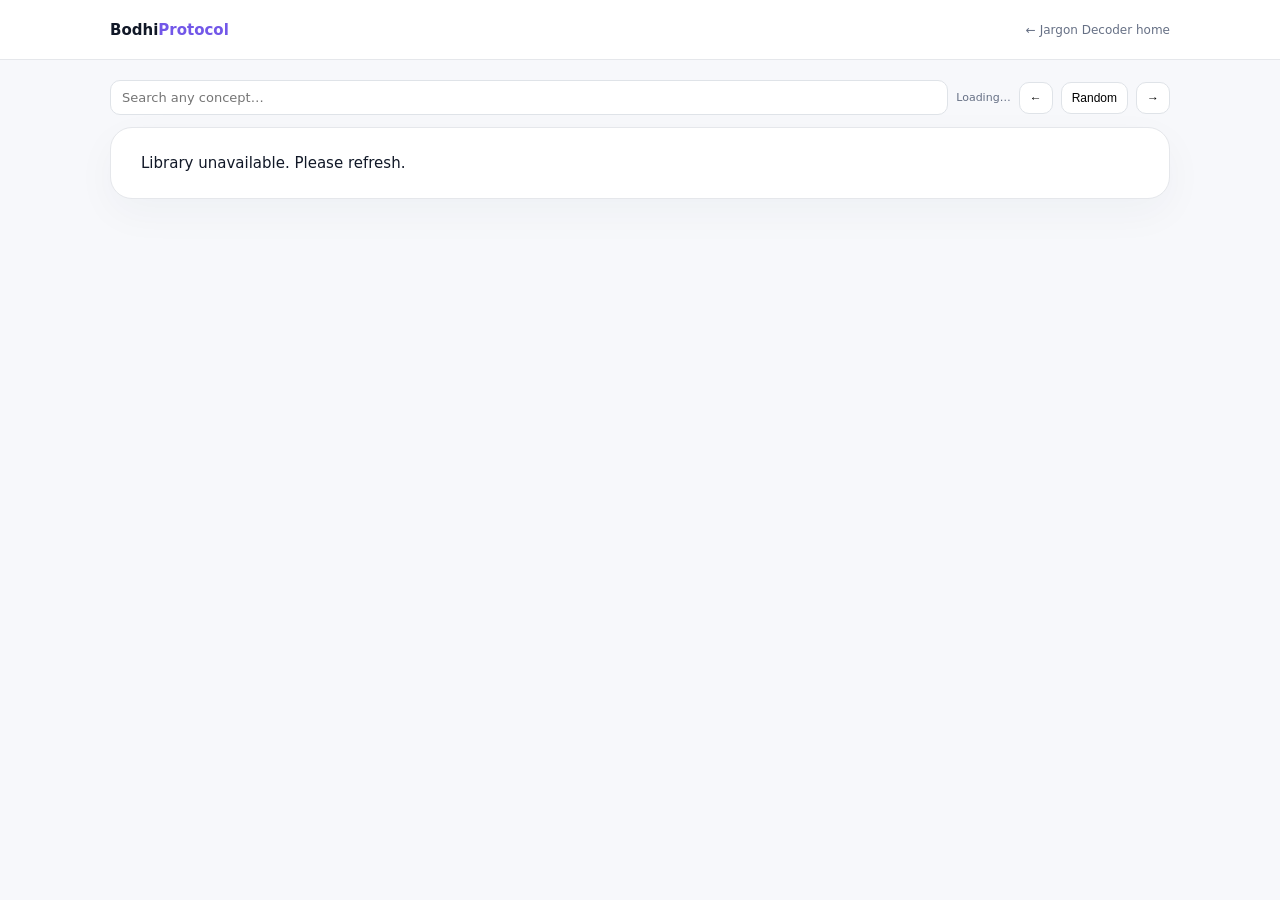
<file: pilot.html>
<!doctype html><html lang="en"><head><meta charset="utf-8"><meta name="viewport" content="width=device-width,initial-scale=1"><meta name="robots" content="noindex,follow"><link rel="canonical" href="https://tech-jargon-decoder.bodhiprotocol.com/clarity.html"><title>Tech Jargon Decoder · BodhiProtocol</title><script>const target='clarity.html'+window.location.search+window.location.hash;window.location.replace(target);</script></head><body><p>Opening the full BodhiProtocol Tech Jargon Decoder… <a id="fallback" href="clarity.html">Continue</a></p><script>document.getElementById('fallback').href='clarity.html'+window.location.search+window.location.hash;</script></body></html>
</file>
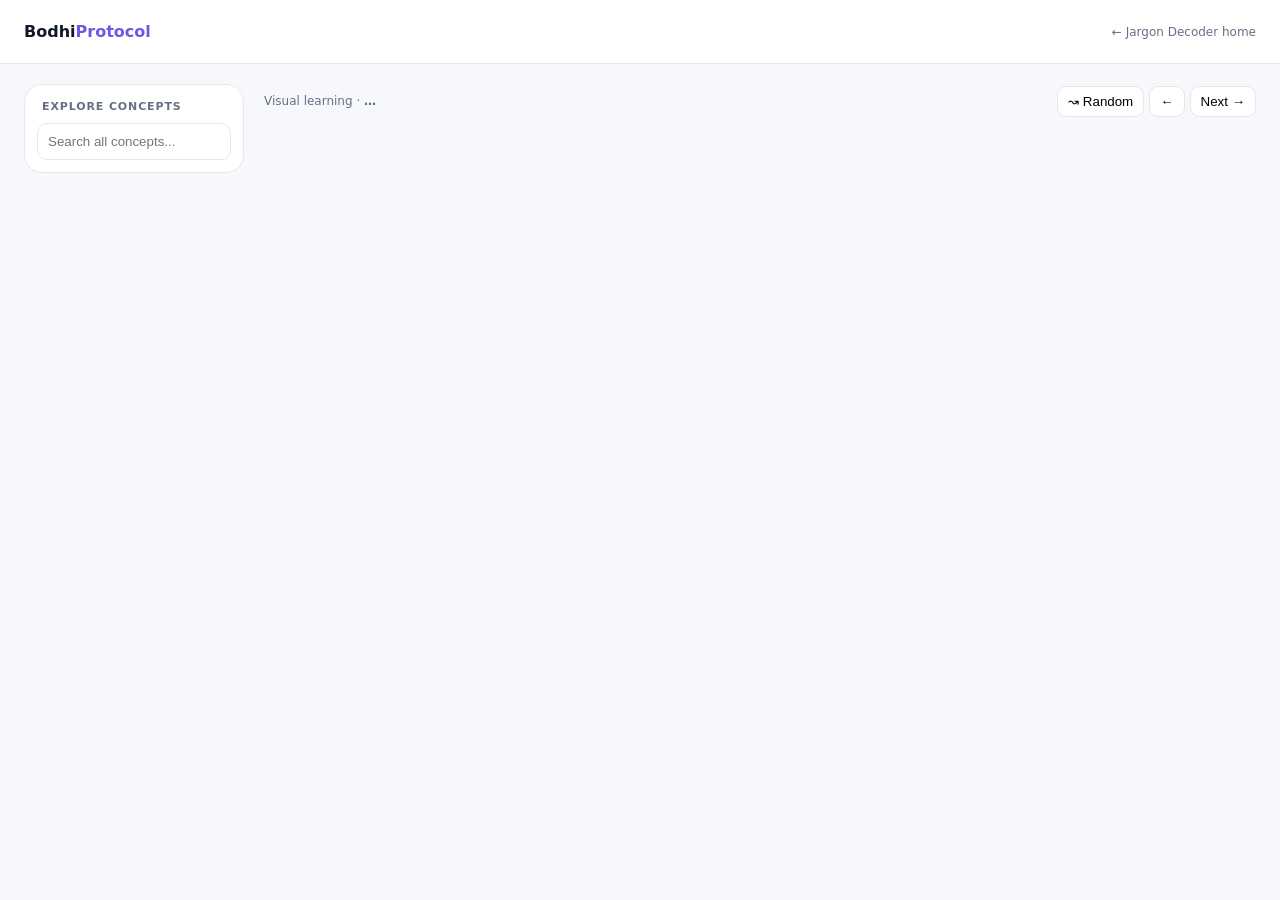
<file: visual.html>
<!doctype html><html lang="en"><head><meta charset="utf-8"><meta name="viewport" content="width=device-width,initial-scale=1"><title>Visual Jargon Decoder · BodhiProtocol</title><style>:root{--bg:#f6f8fb;--ink:#111827;--muted:#667085;--line:#e5e7eb;--green:#0f8f67;--soft:#f0faf6;--blue:#2f7dd3}*{box-sizing:border-box}body{margin:0;background:var(--bg);color:var(--ink);font-family:Inter,system-ui,-apple-system,"Segoe UI",sans-serif}.top{height:64px;background:#fff;border-bottom:1px solid var(--line)}.shell{max-width:1450px;margin:auto;padding:0 24px}.top .shell{height:100%;display:flex;align-items:center;justify-content:space-between}.logo{font-weight:900;text-decoration:none;color:inherit}.logo b{color:#6f55e8}.back{font-size:12px;color:var(--muted)}.layout{display:grid;grid-template-columns:220px 1fr;gap:20px;padding:20px 0}.side,.lesson{background:#fff;border:1px solid var(--line);border-radius:18px}.side{padding:12px;max-height:calc(100vh - 105px);overflow:auto}.side h3{font-size:11px;letter-spacing:.08em;color:var(--muted);margin:3px 5px 10px}.search{width:100%;padding:10px;border:1px solid var(--line);border-radius:10px}.group{font-size:10px;font-weight:900;letter-spacing:.08em;color:#8b93a7;padding:16px 7px 5px}.term{width:100%;border:0;background:none;text-align:left;padding:7px;border-radius:9px;cursor:pointer}.term:hover,.term.active{background:var(--soft)}.term b{display:block;font-size:12px}.term small{font-size:9px;color:var(--muted)}.toolbar{height:34px;display:flex;align-items:center;justify-content:space-between;font-size:12px;color:var(--muted)}.buttons button{border:1px solid var(--line);background:#fff;border-radius:9px;padding:7px 10px;margin-left:5px}.lesson{padding:20px 26px}.head{display:flex;align-items:center;gap:10px;padding-bottom:13px;border-bottom:1px solid var(--line)}.num{width:23px;height:23px;border-radius:50%;background:var(--green);color:white;display:grid;place-items:center;font-size:11px;font-weight:900}.head h1{font-size:24px;margin:0}.full{font-size:10px;color:var(--green);font-weight:800}.body{display:grid;grid-template-columns:240px 1fr;gap:28px;padding:18px 0 14px;align-items:start}.copy h4,.diagram h4{font-size:10px;text-transform:uppercase;letter-spacing:.05em;margin:0 0 7px}.plain{font-size:13px;line-height:1.5}.diagram{border-left:1px solid var(--line);padding-left:28px}.viz{min-height:175px;display:flex;align-items:center;justify-content:center}.related{border-top:1px solid var(--line);padding-top:12px;font-size:10px;font-weight:800}.tag{display:inline-block;margin-left:8px;border:1px solid #cce8dd;background:#f7fcfa;color:var(--green);padding:4px 9px;border-radius:999px;font-size:9px}.api{display:grid;grid-template-columns:130px 90px 190px;gap:25px;align-items:center}.device,.system{border:1px solid var(--line);border-radius:12px;padding:15px;text-align:center;font-weight:800;font-size:11px}.cloud{height:86px;border:1px solid #a9d2f6;background:#eff8ff;border-radius:45%;display:grid;place-items:center;text-align:center;color:var(--blue);font-size:18px;font-weight:900}.cloud small{font-size:8px;color:var(--muted)}.api-lines{grid-column:1/-1;display:grid;grid-template-columns:130px 90px 190px;gap:25px;text-align:center;font-size:9px}.req{color:var(--blue);font-weight:800}.res{color:#e58b32;font-weight:800}.kafka{display:grid;grid-template-columns:115px 32px 220px 32px 120px;align-items:center;gap:7px}.col{display:grid;gap:6px}.box{border:1px solid var(--line);border-radius:8px;padding:7px;text-align:center;font-size:9px;font-weight:800}.topic{background:var(--soft);border:1px solid #bfe5d7;border-radius:14px;padding:17px;text-align:center;color:var(--green);font-weight:900}.events{margin-top:8px;display:flex;justify-content:center;gap:5px}.events span{border:1px solid #bfe5d7;background:white;border-radius:4px;padding:3px 6px}.arrow{text-align:center;font-size:20px;color:var(--green)}.label{text-align:center;font-size:9px;font-weight:800;margin-bottom:5px}.pipeline{display:flex;align-items:center;gap:9px}.step{width:78px;height:70px;border:1px solid var(--line);border-radius:10px;display:grid;place-items:center;text-align:center;font-size:9px;font-weight:800}.step strong{font-size:18px}.generic{display:flex;align-items:center;gap:12px}.generic .box{padding:15px;min-width:110px}@media(max-width:850px){.layout{grid-template-columns:1fr}.side{max-height:250px}.body{grid-template-columns:1fr}.diagram{border-left:0;border-top:1px solid var(--line);padding:16px 0 0}.api,.kafka{transform:scale(.85)}}@media(max-width:600px){.shell{padding:0 12px}.lesson{padding:16px}.kafka{grid-template-columns:1fr}.arrow{transform:rotate(90deg)}.api{grid-template-columns:1fr}.api-lines{display:none}}</style></head><body><div class="top"><div class="shell"><a class="logo" href="https://bodhiprotocol.com/">Bodhi<b>Protocol</b></a><div class="back">← Jargon Decoder home</div></div></div><div class="shell"><div class="layout"><aside class="side"><h3>EXPLORE CONCEPTS</h3><input id="search" class="search" placeholder="Search all concepts..."><div id="terms"></div></aside><main><div class="toolbar"><span>Visual learning · <b id="count">…</b></span><div class="buttons"><button onclick="randomTerm()">↝ Random</button><button onclick="prev()">←</button><button onclick="next()">Next →</button></div></div><div id="view"></div></main></div></div><script>const ARCHIVE='https://raw.githubusercontent.com/BodhiProtocol/technical-jargon-decoder/8853a32fe2c8bba4ad92dbfd1889e592ec8b885f/index.html';const CATS=['Software & Development','Cloud & Infrastructure','Data & Databases','Testing & QA','Architecture','Agile & Delivery'];const EXTRA=[['Kafka','Event Streaming Platform',2,'Kafka is a system that lets many producers publish events which many consumers can read independently in real-time.',['Message Queue','Producer','Consumer','Topic','Stream']]];let data=[],current=0;const norm=s=>String(s||'').toLowerCase().replace(/[^a-z0-9]+/g,'');const esc=s=>String(s??'').replaceAll('&','&amp;').replaceAll('<','&lt;').replaceAll('>','&gt;');function parse(t){let m=t.match(/const ITEMS = \[([\s\S]*?)\n\];/);return Function('return ['+m[1]+']')()}function canon(base){let a=[...base,...EXTRA.map(x=>({t:x[0],full:x[1],c:x[2],p:x[3],rel:x[4]}))],out=[],seen=new Set;for(let x of a){let k=norm(x.t);if(!seen.has(k)){seen.add(k);out.push(x)}}return out}function visual(x){let n=norm(x.t);if(n==='api')return `<div class="api"><div class="device">📱<br>Your App</div><div class="cloud">API<small>The Messenger</small></div><div class="system">🖥️ Service / System<br>🗄️ Data</div><div class="api-lines"><div><span class="req">Request →</span><br>Ask for data</div><div></div><div><span class="res">← Response</span><br>Get data</div></div></div>`;if(n==='kafka')return `<div class="kafka"><div><div class="label">Producers</div><div class="col"><div class="box">🛒 Orders</div><div class="box">📱 App</div><div class="box">⚙ Services</div></div></div><div class="arrow">→</div><div class="topic">Kafka Topic<div style="font-size:9px;color:#667085">Event Stream</div><div class="events"><span>✉</span><span>✉</span><span>✉</span><span>✉</span></div></div><div class="arrow">→</div><div><div class="label">Consumers</div><div class="col"><div class="box">Analytics</div><div class="box">Database</div><div class="box">Monitoring</div></div></div></div>`;if(n==='cicd')return `<div class="pipeline"><div class="step"><strong>⌨</strong>Code</div>→<div class="step"><strong>⚙</strong>Build</div>→<div class="step"><strong>✓</strong>Test</div>→<div class="step"><strong>🚀</strong>Deploy</div>→<div class="step"><strong>▣</strong>Production</div></div>`;return `<div class="generic"><div class="box">Input</div><div class="arrow">→</div><div class="box" style="background:var(--soft);color:var(--green)">${esc(x.t)}</div><div class="arrow">→</div><div class="box">Outcome</div></div>`}function side(f=''){f=norm(f);let h='';CATS.forEach((g,c)=>{let a=data.filter(x=>x.c===c&&(!f||norm(x.t+' '+x.full).includes(f)));if(a.length)h+=`<div class="group">${g} · ${a.length}</div>`+a.map(x=>`<button class="term ${data.indexOf(x)===current?'active':''}" onclick="show(${data.indexOf(x)})"><b>${esc(x.t)}</b><small>${esc(x.full)}</small></button>`).join('')});terms.innerHTML=h}function render(){let x=data[current];let rel=x.rel||[];view.innerHTML=`<article class="lesson"><div class="head"><span class="num">${current+1}</span><h1>${esc(x.t)}</h1><span class="full">${esc(x.full)}</span></div><div class="body"><div class="copy"><h4>Plain English</h4><div class="plain">${esc(x.p)}</div></div><div class="diagram"><h4>See the Concept</h4><div class="viz">${visual(x)}</div></div></div><div class="related">Related Concepts:${rel.map(r=>`<span class="tag">${esc(r)}</span>`).join('')}</div></article>`;count.textContent=data.length+' concepts';history.replaceState(null,'','?term='+encodeURIComponent(x.t));side(search.value)}function show(i){current=i;render()}function next(){current=(current+1)%data.length;render()}function prev(){current=(current-1+data.length)%data.length;render()}function randomTerm(){current=Math.floor(Math.random()*data.length);render()}search.oninput=e=>side(e.target.value);fetch(ARCHIVE).then(r=>r.text()).then(t=>{data=canon(parse(t));let q=new URLSearchParams(location.search).get('term');if(q){let i=data.findIndex(x=>norm(x.t)===norm(q));if(i>=0)current=i}render()});</script></body></html>
</file>
